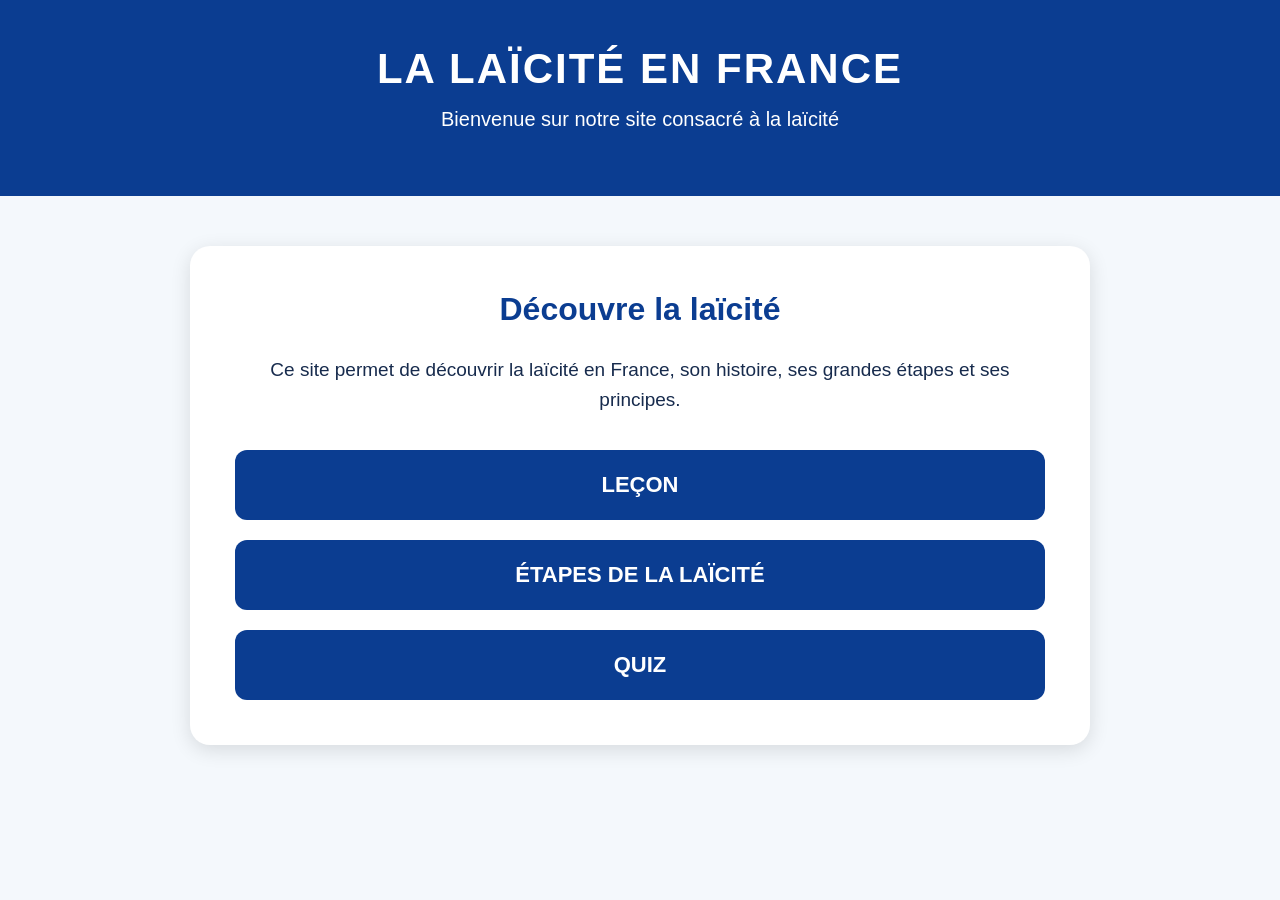
<file: index.html>
<!DOCTYPE html>
<html lang="fr">
<head>
    <meta charset="UTF-8">
    <meta name="viewport" content="width=device-width, initial-scale=1.0">

    <title>La laïcité en France</title>

    <link rel="stylesheet" href="css/style.css">
</head>

<body>

    <header>
        <h1>LA LAÏCITÉ EN FRANCE</h1>
        <p>Bienvenue sur notre site consacré à la laïcité</p>
    </header>

    <main>

        <section class="accueil">
            <h2>Découvre la laïcité</h2>

            <p>
                Ce site permet de découvrir la laïcité en France,
                son histoire, ses grandes étapes et ses principes.
            </p>

            <div class="boutons">

                <a href="leçon.html" class="bouton">
                    LEÇON
                </a>

                <a href="edl.html" class="bouton">
                    ÉTAPES DE LA LAÏCITÉ
                </a>

                <a href="Quiz.html" class="bouton">
                    QUIZ
                </a>

            </div>
        </section>

    </main>

</body>
</html>
</file>
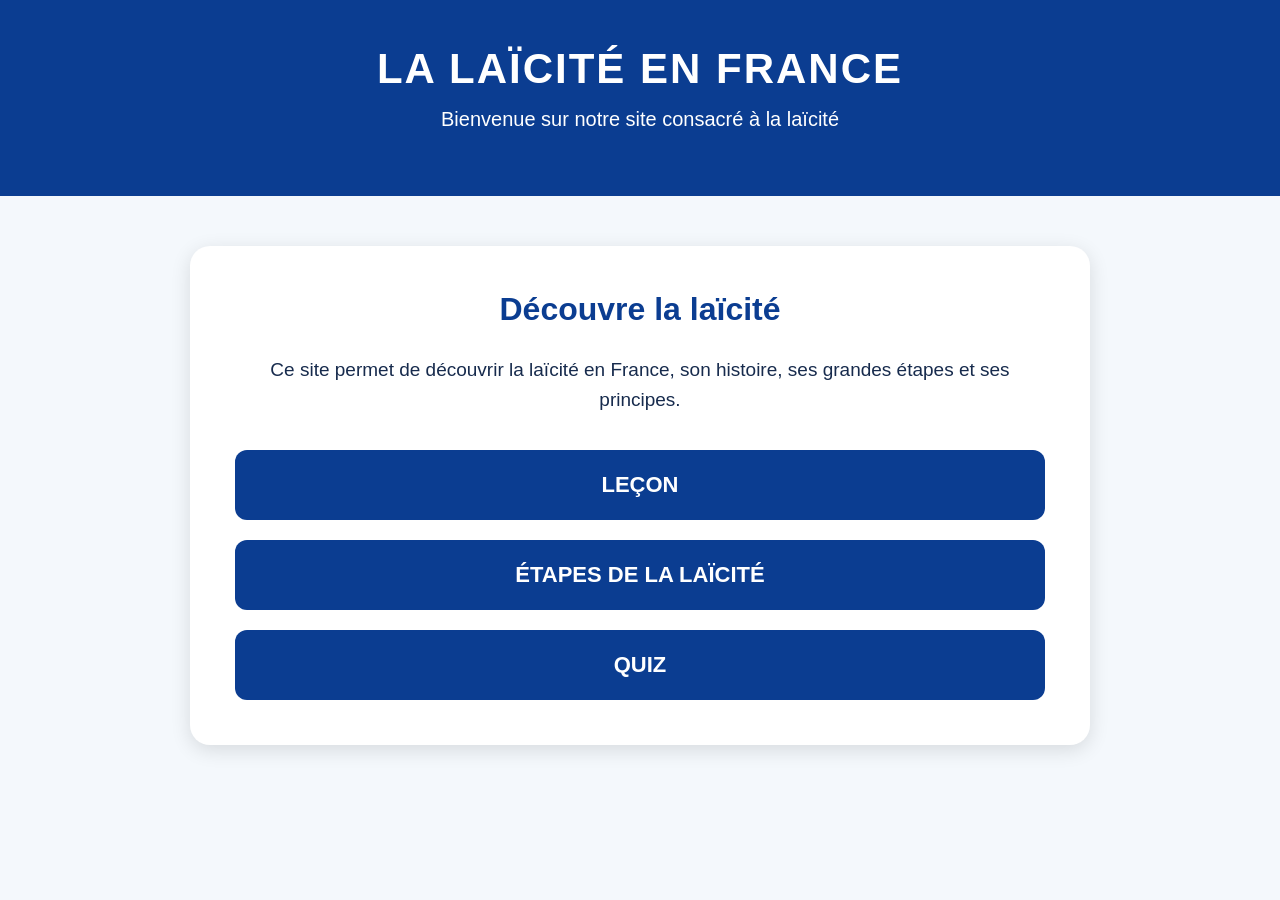
<file: Acceuil.html>
<!DOCTYPE html>
<html lang="fr">
<head>
    <meta charset="UTF-8">
    <meta name="viewport" content="width=device-width, initial-scale=1.0">

    <title>La laïcité en France</title>

    <link rel="stylesheet" href="css/style.css">
</head>

<body>

    <header>
        <h1>LA LAÏCITÉ EN FRANCE</h1>
        <p>Bienvenue sur notre site consacré à la laïcité</p>
    </header>

    <main>

        <section class="accueil">
            <h2>Découvre la laïcité</h2>

            <p>
                Ce site permet de découvrir la laïcité en France,
                son histoire, ses grandes étapes et ses principes.
            </p>

            <div class="boutons">

                <a href="leçon.html" class="bouton">
                    LEÇON
                </a>

                <a href="edl.html" class="bouton">
                    ÉTAPES DE LA LAÏCITÉ
                </a>

                <a href="Quiz.html" class="bouton">
                    QUIZ
                </a>

            </div>
        </section>

    </main>

</body>
</html>
</file>
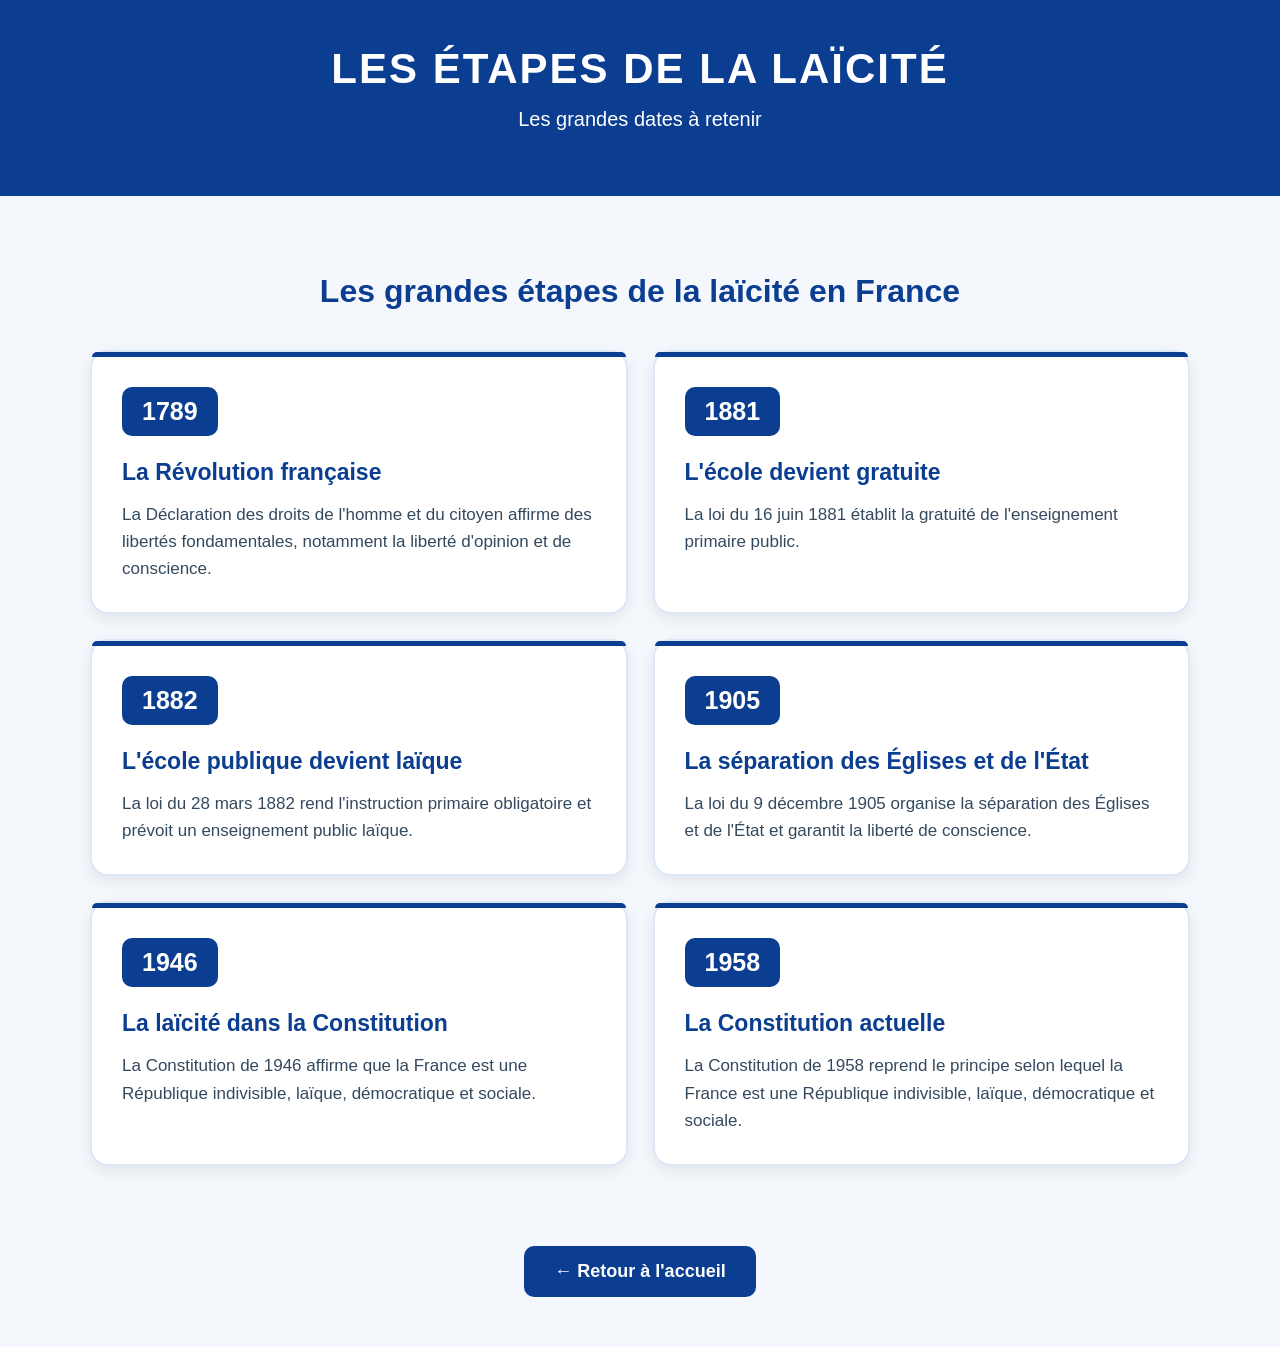
<file: edl.html>
<!DOCTYPE html>
<html lang="fr">

<head>
    <meta charset="UTF-8">
    <meta name="viewport" content="width=device-width, initial-scale=1.0">

    <title>Les étapes de la laïcité</title>

    <link rel="stylesheet" href="css/style.css">
</head>

<body>

    <header>
        <h1>LES ÉTAPES DE LA LAÏCITÉ</h1>
        <p>Les grandes dates à retenir</p>
    </header>


    <main>

        <section class="etapes">

            <h2>Les grandes étapes de la laïcité en France</h2>

            <div class="cartes-etapes">

                <div class="carte-etape">
                    <div class="date">1789</div>
                    <h3>La Révolution française</h3>
                    <p>
                        La Déclaration des droits de l'homme et du citoyen
                        affirme des libertés fondamentales, notamment la
                        liberté d'opinion et de conscience.
                    </p>
                </div>


                <div class="carte-etape">
                    <div class="date">1881</div>
                    <h3>L'école devient gratuite</h3>
                    <p>
                        La loi du 16 juin 1881 établit la gratuité de
                        l'enseignement primaire public.
                    </p>
                </div>


                <div class="carte-etape">
                    <div class="date">1882</div>
                    <h3>L'école publique devient laïque</h3>
                    <p>
                        La loi du 28 mars 1882 rend l'instruction primaire
                        obligatoire et prévoit un enseignement public laïque.
                    </p>
                </div>


                <div class="carte-etape">
                    <div class="date">1905</div>
                    <h3>La séparation des Églises et de l'État</h3>
                    <p>
                        La loi du 9 décembre 1905 organise la séparation
                        des Églises et de l'État et garantit la liberté
                        de conscience.
                    </p>
                </div>


                <div class="carte-etape">
                    <div class="date">1946</div>
                    <h3>La laïcité dans la Constitution</h3>
                    <p>
                        La Constitution de 1946 affirme que la France est
                        une République indivisible, laïque, démocratique
                        et sociale.
                    </p>
                </div>


                <div class="carte-etape">
                    <div class="date">1958</div>
                    <h3>La Constitution actuelle</h3>
                    <p>
                        La Constitution de 1958 reprend le principe selon
                        lequel la France est une République indivisible,
                        laïque, démocratique et sociale.
                    </p>
                </div>

            </div>

        </section>

    </main>


    <div class="retour">
        <a href="index.html">← Retour à l'accueil</a>
    </div>

</body>

</html>
</file>
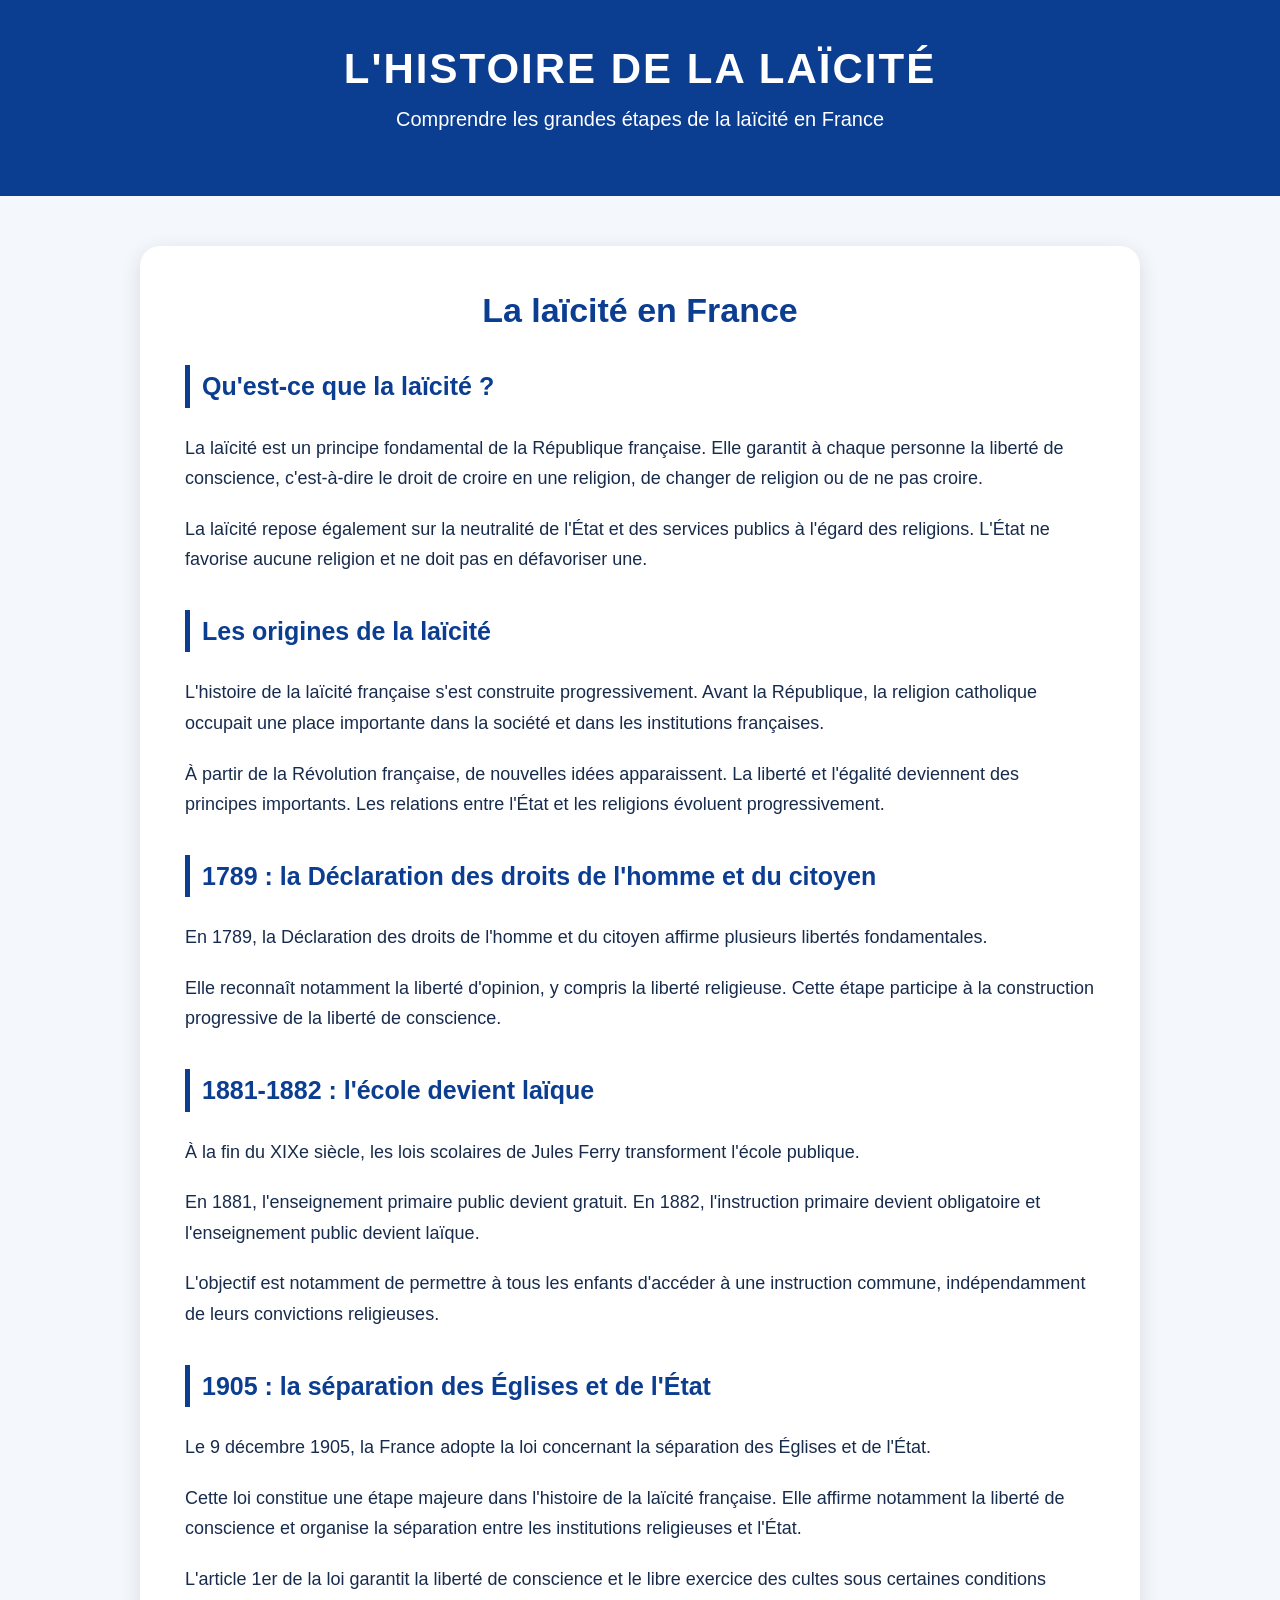
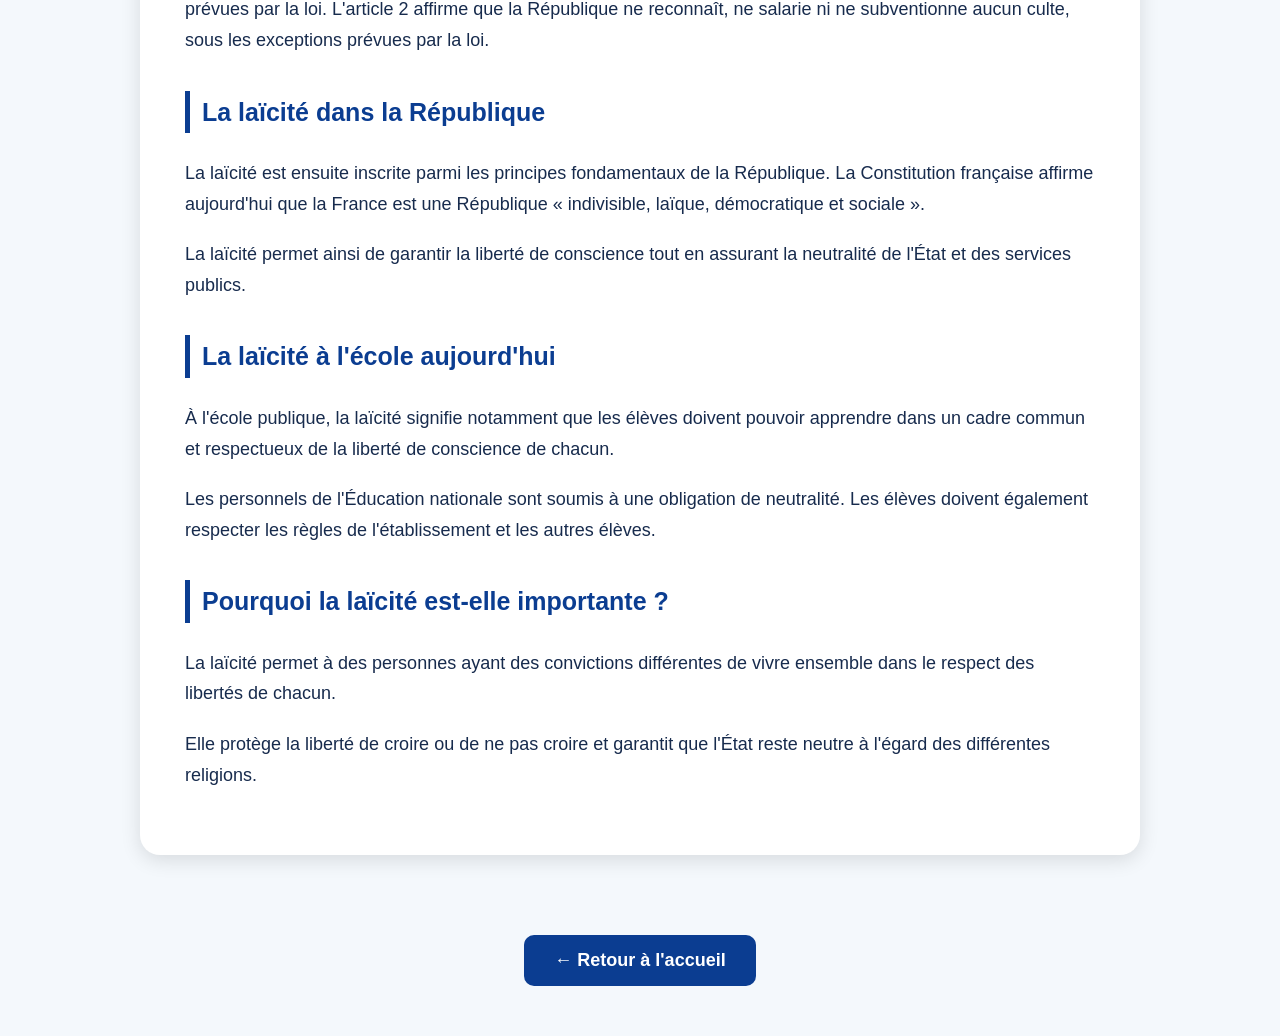
<file: leçon.html>
<!DOCTYPE html>
<html lang="fr">

<head>
    <meta charset="UTF-8">
    <meta name="viewport" content="width=device-width, initial-scale=1.0">

    <title>Histoire de la laïcité</title>

    <link rel="stylesheet" href="css/style.css">
</head>

<body>

    <!-- EN-TÊTE -->
    <header>
        <h1>L'HISTOIRE DE LA LAÏCITÉ</h1>
        <p>Comprendre les grandes étapes de la laïcité en France</p>
    </header>


    <!-- CONTENU PRINCIPAL -->
    <main>

        <section class="lecon">

            <h2>La laïcité en France</h2>

            <div class="contenu-lecon">

                <h3>Qu'est-ce que la laïcité ?</h3>

                <p>
                    La laïcité est un principe fondamental de la République française.
                    Elle garantit à chaque personne la liberté de conscience, c'est-à-dire
                    le droit de croire en une religion, de changer de religion ou de ne pas croire.
                </p>

                <p>
                    La laïcité repose également sur la neutralité de l'État et des services
                    publics à l'égard des religions. L'État ne favorise aucune religion
                    et ne doit pas en défavoriser une.
                </p>


                <h3>Les origines de la laïcité</h3>

                <p>
                    L'histoire de la laïcité française s'est construite progressivement.
                    Avant la République, la religion catholique occupait une place importante
                    dans la société et dans les institutions françaises.
                </p>

                <p>
                    À partir de la Révolution française, de nouvelles idées apparaissent.
                    La liberté et l'égalité deviennent des principes importants.
                    Les relations entre l'État et les religions évoluent progressivement.
                </p>


                <h3>1789 : la Déclaration des droits de l'homme et du citoyen</h3>

                <p>
                    En 1789, la Déclaration des droits de l'homme et du citoyen affirme
                    plusieurs libertés fondamentales.
                </p>

                <p>
                    Elle reconnaît notamment la liberté d'opinion, y compris la liberté
                    religieuse. Cette étape participe à la construction progressive
                    de la liberté de conscience.
                </p>


                <h3>1881-1882 : l'école devient laïque</h3>

                <p>
                    À la fin du XIXe siècle, les lois scolaires de Jules Ferry
                    transforment l'école publique.
                </p>

                <p>
                    En 1881, l'enseignement primaire public devient gratuit.
                    En 1882, l'instruction primaire devient obligatoire et
                    l'enseignement public devient laïque.
                </p>

                <p>
                    L'objectif est notamment de permettre à tous les enfants d'accéder
                    à une instruction commune, indépendamment de leurs convictions
                    religieuses.
                </p>


                <h3>1905 : la séparation des Églises et de l'État</h3>

                <p>
                    Le 9 décembre 1905, la France adopte la loi concernant la séparation
                    des Églises et de l'État.
                </p>

                <p>
                    Cette loi constitue une étape majeure dans l'histoire de la laïcité
                    française. Elle affirme notamment la liberté de conscience et organise
                    la séparation entre les institutions religieuses et l'État.
                </p>

                <p>
                    L'article 1er de la loi garantit la liberté de conscience et le libre
                    exercice des cultes sous certaines conditions prévues par la loi.
                    L'article 2 affirme que la République ne reconnaît, ne salarie
                    ni ne subventionne aucun culte, sous les exceptions prévues par la loi.
                </p>


                <h3>La laïcité dans la République</h3>

                <p>
                    La laïcité est ensuite inscrite parmi les principes fondamentaux
                    de la République. La Constitution française affirme aujourd'hui
                    que la France est une République « indivisible, laïque, démocratique
                    et sociale ».
                </p>

                <p>
                    La laïcité permet ainsi de garantir la liberté de conscience tout
                    en assurant la neutralité de l'État et des services publics.
                </p>


                <h3>La laïcité à l'école aujourd'hui</h3>

                <p>
                    À l'école publique, la laïcité signifie notamment que les élèves
                    doivent pouvoir apprendre dans un cadre commun et respectueux
                    de la liberté de conscience de chacun.
                </p>

                <p>
                    Les personnels de l'Éducation nationale sont soumis à une obligation
                    de neutralité. Les élèves doivent également respecter les règles
                    de l'établissement et les autres élèves.
                </p>


                <h3>Pourquoi la laïcité est-elle importante ?</h3>

                <p>
                    La laïcité permet à des personnes ayant des convictions différentes
                    de vivre ensemble dans le respect des libertés de chacun.
                </p>

                <p>
                    Elle protège la liberté de croire ou de ne pas croire et garantit
                    que l'État reste neutre à l'égard des différentes religions.
                </p>

            </div>

        </section>

    </main>


    <!-- RETOUR À L'ACCUEIL -->
    <div class="retour">
        <a href="index.html">← Retour à l'accueil</a>
    </div>

</body>

</html>
</file>
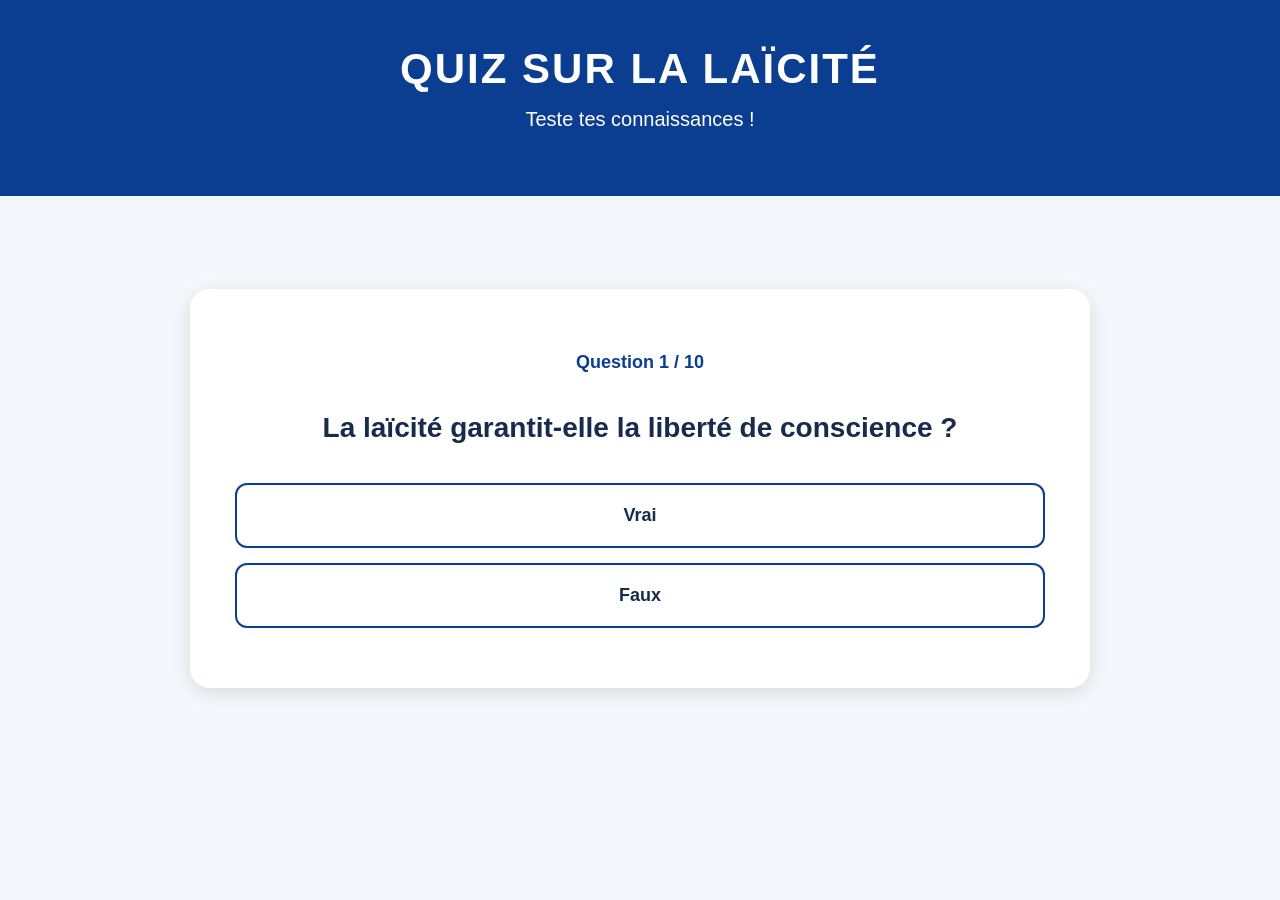
<file: Quiz.html>
<!DOCTYPE html>
<html lang="fr">

<head>
    <meta charset="UTF-8">
    <meta name="viewport" content="width=device-width, initial-scale=1.0">

    <title>Quiz - La laïcité</title>

    <link rel="stylesheet" href="css/style.css">
</head>

<body>

    <header>
        <h1>QUIZ SUR LA LAÏCITÉ</h1>
        <p>Teste tes connaissances !</p>
    </header>


    <main>

        <section class="quiz">

            <div id="quiz-container">

                <p id="numero-question">Question 1 / 10</p>

                <h2 id="question"></h2>


                <div id="reponses"></div>


                <!-- BARRE SUIVANT -->

                <div id="zone-suivant">

                    <span id="fleche-suivant">↓</span>

                    <button id="bouton-suivant" onclick="questionSuivante()">
                        SUIVANT →
                    </button>

                </div>

            </div>


            <!-- RÉSULTAT -->

            <div id="resultat" style="display: none;">

                <h2>Quiz terminé !</h2>

                <p class="score" id="score"></p>

                <p id="message-score"></p>

                <a href="index.html" class="bouton">
                    RETOUR À L'ACCUEIL
                </a>

            </div>

        </section>

    </main>


    <script>

        const questions = [

            {
                question: "La laïcité garantit-elle la liberté de conscience ?",
                reponses: ["Vrai", "Faux"],
                bonneReponse: 0
            },

            {
                question: "En quelle année la loi de séparation des Églises et de l'État a-t-elle été adoptée ?",
                reponses: ["1789", "1905", "1958"],
                bonneReponse: 1
            },

            {
                question: "La France est-elle une République laïque ?",
                reponses: ["Vrai", "Faux"],
                bonneReponse: 0
            },

            {
                question: "En quelle année l'enseignement primaire public devient-il gratuit ?",
                reponses: ["1881", "1882", "1905"],
                bonneReponse: 0
            },

            {
                question: "La laïcité signifie que l'État favorise une religion plutôt qu'une autre.",
                reponses: ["Vrai", "Faux"],
                bonneReponse: 1
            },

            {
                question: "En quelle année l'enseignement public devient-il laïque ?",
                reponses: ["1789", "1882", "1946"],
                bonneReponse: 1
            },

            {
                question: "Quel texte affirme que la France est une République « indivisible, laïque, démocratique et sociale » ?",
                reponses: [
                    "La Constitution",
                    "Le Code civil",
                    "Le règlement intérieur d'un collège"
                ],
                bonneReponse: 0
            },

            {
                question: "La loi de 1905 concerne principalement :",
                reponses: [
                    "La séparation des Églises et de l'État",
                    "La création de l'école obligatoire",
                    "La création de la République"
                ],
                bonneReponse: 0
            },

            {
                question: "Les personnels de l'Éducation nationale sont soumis à une obligation de neutralité.",
                reponses: ["Vrai", "Faux"],
                bonneReponse: 0
            },

            {
                question: "La laïcité permet notamment :",
                reponses: [
                    "De garantir la liberté de conscience",
                    "D'imposer une religion",
                    "D'interdire toutes les religions"
                ],
                bonneReponse: 0
            }

        ];


        let questionActuelle = 0;
        let score = 0;

        let reponseSelectionnee = null;


        // =========================
        // AFFICHER UNE QUESTION
        // =========================

        function afficherQuestion() {

            const question = questions[questionActuelle];

            document.getElementById("numero-question").textContent =
                "Question " + (questionActuelle + 1) + " / " + questions.length;

            document.getElementById("question").textContent =
                question.question;


            const zoneReponses = document.getElementById("reponses");

            zoneReponses.innerHTML = "";


            question.reponses.forEach((reponse, index) => {

                const bouton = document.createElement("button");

                bouton.classList.add("reponse");

                bouton.textContent = reponse;

                bouton.onclick = function () {
                    selectionnerReponse(index);
                };

                zoneReponses.appendChild(bouton);

            });


            reponseSelectionnee = null;

            // Le bouton suivant est caché au début
            document.getElementById("zone-suivant").style.display = "none";
        }


        // =========================
        // SÉLECTIONNER UNE RÉPONSE
        // =========================

        function selectionnerReponse(index) {

            reponseSelectionnee = index;


            const boutons = document.querySelectorAll(".reponse");


            boutons.forEach((bouton, i) => {

                bouton.classList.remove("selectionnee");

                if (i === index) {
                    bouton.classList.add("selectionnee");
                }

            });


            // Dès qu'une réponse est choisie,
            // le bouton SUIVANT apparaît

            document.getElementById("zone-suivant").style.display = "block";

        }


        // =========================
        // QUESTION SUIVANTE
        // =========================

        function questionSuivante() {

            // On compte la réponse seulement
            // au moment où on passe à la suite

            const question = questions[questionActuelle];

            if (reponseSelectionnee === question.bonneReponse) {
                score++;
            }


            questionActuelle++;


            if (questionActuelle < questions.length) {

                afficherQuestion();

            } else {

                afficherResultat();

            }

        }


        // =========================
        // RÉSULTAT
        // =========================

        function afficherResultat() {

            document.getElementById("quiz-container").style.display = "none";

            document.getElementById("resultat").style.display = "block";


            const note = (score / questions.length) * 20;


            document.getElementById("score").textContent =
                note.toFixed(2).replace(".", ",") + " / 20";


            if (note >= 16) {

                document.getElementById("message-score").textContent =
                    "Très bon travail !";

            } else if (note >= 10) {

                document.getElementById("message-score").textContent =
                    "Bien joué !";

            } else {

                document.getElementById("message-score").textContent =
                    "Tu peux encore revoir la leçon !";

            }

        }


        // =========================
        // PREMIÈRE QUESTION
        // =========================

        afficherQuestion();

    </script>

</body>

</html>
</file>
<file: css/style.css>
/* =========================
   STYLE GÉNÉRAL
   ========================= */

* {
    box-sizing: border-box;
}

body {
    margin: 0;
    font-family: Arial, sans-serif;
    background-color: #f4f8fc;
    color: #172b4d;
}


/* =========================
   EN-TÊTE
   ========================= */

header {
    background-color: #0b3d91;
    color: white;
    text-align: center;
    padding: 45px 20px;
}

header h1 {
    margin: 0;
    font-size: 42px;
    letter-spacing: 2px;
}

header p {
    margin-top: 15px;
    font-size: 20px;
}


/* =========================
   CONTENU PRINCIPAL
   ========================= */

main {
    min-height: 65vh;
    display: flex;
    justify-content: center;
    align-items: center;
    padding: 50px 20px;
}

.accueil {
    background-color: white;
    width: 90%;
    max-width: 900px;
    text-align: center;
    padding: 45px;
    border-radius: 20px;
    box-shadow: 0 5px 20px rgba(0, 0, 0, 0.12);
}

.accueil h2 {
    color: #0b3d91;
    font-size: 32px;
    margin-top: 0;
}

.accueil p {
    font-size: 19px;
    line-height: 1.6;
}


/* =========================
   BOUTONS
   ========================= */

.boutons {
    display: flex;
    flex-direction: column;
    gap: 20px;
    margin-top: 35px;
}

.bouton {
    display: block;
    padding: 22px;
    background-color: #0b3d91;
    color: white;
    text-decoration: none;
    font-size: 22px;
    font-weight: bold;
    border-radius: 12px;
    transition: 0.3s;
}

.bouton:hover {
    background-color: #1769d1;
    transform: scale(1.03);
}


/* =========================
   PIED DE PAGE
   ========================= */

footer {
    background-color: #0b3d91;
    color: white;
    text-align: center;
    padding: 18px;
}

footer p {
    margin: 0;
    font-size: 16px;
}


/* =========================
   VERSION TÉLÉPHONE
   ========================= */

@media (max-width: 600px) {

    header h1 {
        font-size: 30px;
    }

    header p {
        font-size: 17px;
    }

    .accueil {
        padding: 30px 20px;
    }

    .accueil h2 {
        font-size: 26px;
    }

    .bouton {
        font-size: 18px;
        padding: 18px;
    }
}/* =========================
   PAGE LEÇON
   ========================= */

.lecon {
    background-color: white;
    width: 90%;
    max-width: 1000px;
    padding: 45px;
    border-radius: 20px;
    box-shadow: 0 5px 20px rgba(0, 0, 0, 0.12);
}

.lecon h2 {
    text-align: center;
    color: #0b3d91;
    font-size: 34px;
    margin-top: 0;
    margin-bottom: 35px;
}

.contenu-lecon {
    font-size: 18px;
    line-height: 1.7;
}

.contenu-lecon h3 {
    color: #0b3d91;
    font-size: 25px;
    margin-top: 35px;
    border-left: 5px solid #0b3d91;
    padding-left: 12px;
}

.contenu-lecon p {
    margin-bottom: 20px;
}

/* =========================
   BOUTON RETOUR
   ========================= */

.retour {
    text-align: center;
    margin: 30px 0 50px;
}

.retour a {
    display: inline-block;
    background-color: #0b3d91;
    color: white;
    text-decoration: none;
    font-size: 18px;
    font-weight: bold;
    padding: 15px 30px;
    border-radius: 10px;
    transition: 0.3s;
}

.retour a:hover {
    background-color: #1769d1;
    transform: scale(1.05);
}


/* =========================
   TÉLÉPHONE
   ========================= */

@media (max-width: 600px) {

    .lecon {
        width: 95%;
        padding: 25px 20px;
    }

    .lecon h2 {
        font-size: 28px;
    }

    .contenu-lecon {
        font-size: 16px;
    }

    .contenu-lecon h3 {
        font-size: 22px;
    }
}/* =========================
   PAGE ÉTAPES DE LA LAÏCITÉ
   ========================= */

.etapes {
    width: 90%;
    max-width: 1100px;
    margin: 0 auto;
}

.etapes h2 {
    text-align: center;
    color: #0b3d91;
    font-size: 32px;
    margin-bottom: 40px;
}


/* =========================
   CARTES
   ========================= */

.cartes-etapes {
    display: grid;
    grid-template-columns: repeat(2, 1fr);
    gap: 25px;
}

.carte-etape {
    position: relative;
    background-color: white;
    padding: 35px 30px 30px;
    border-radius: 18px;
    border: 2px solid #dbe8f7;
    box-shadow: 0 5px 15px rgba(0, 0, 0, 0.08);

    transition: 0.3s;
}

.carte-etape:hover {
    transform: translateY(-7px);
    box-shadow: 0 10px 25px rgba(0, 0, 0, 0.15);
    border-color: #0b3d91;
}


/* =========================
   DATE
   ========================= */

.date {
    display: inline-block;
    background-color: #0b3d91;
    color: white;

    font-size: 25px;
    font-weight: bold;

    padding: 10px 20px;
    border-radius: 10px;

    margin-bottom: 18px;
}


/* =========================
   TITRE DES CARTES
   ========================= */

.carte-etape h3 {
    color: #0b3d91;
    font-size: 23px;
    margin-top: 5px;
    margin-bottom: 15px;
}


/* =========================
   TEXTE DES CARTES
   ========================= */

.carte-etape p {
    color: #34495e;
    font-size: 17px;
    line-height: 1.6;
    margin: 0;
}


/* =========================
   PETITE BARRE BLEUE
   ========================= */

.carte-etape::before {
    content: "";
    position: absolute;

    left: 0;
    top: 0;

    width: 100%;
    height: 5px;

    background-color: #0b3d91;

    border-radius: 18px 18px 0 0;
}


/* =========================
   TÉLÉPHONE
   ========================= */

@media (max-width: 700px) {

    .cartes-etapes {
        grid-template-columns: 1fr;
    }

    .etapes {
        width: 95%;
    }

    .etapes h2 {
        font-size: 27px;
    }

    .carte-etape {
        padding: 30px 22px 25px;
    }

    .carte-etape h3 {
        font-size: 21px;
    }

    .carte-etape p {
        font-size: 16px;
    }
}/* =========================
   RÉPONSES DU QUIZ
   ========================= */

.reponse {
    display: block;
    width: 100%;
    padding: 18px;
    margin: 12px 0;

    background-color: white;
    color: #172b4d;

    border: 2px solid #0b3d91;
    border-radius: 12px;

    font-size: 18px;
    font-weight: bold;

    cursor: pointer;
    transition: 0.2s;
}


/* Quand on passe la souris dessus */

.reponse:hover {
    background-color: #e5effc;
}


/* Réponse choisie */

.reponse.selectionnee {
    background-color: #0b3d91;
    color: white;

    border-color: #06275f;

    transform: scale(1.02);
}


/* Bonne réponse après validation */

.reponse.bonne {
    background-color: #2e9d50;
    color: white;
    border-color: #20753a;
}


/* Mauvaise réponse après validation */

.reponse.fausse {
    background-color: #c93636;
    color: white;
    border-color: #8f2424;
}


/* =========================
   BOUTON VALIDER
   ========================= */

#bouton-valider,
#bouton-suivant {
    display: block;
    margin: 30px auto 0;

    padding: 15px 35px;

    background-color: #0b3d91;
    color: white;

    border: none;
    border-radius: 10px;

    font-size: 18px;
    font-weight: bold;

    cursor: pointer;
}


#bouton-valider:hover,
#bouton-suivant:hover {
    background-color: #1769d1;
    transform: scale(1.05);
}/* =========================
   QUIZ
   ========================= */

.quiz {
    background-color: white;
    width: 90%;
    max-width: 900px;
    margin: 0 auto;
    padding: 45px;
    border-radius: 20px;
    box-shadow: 0 5px 20px rgba(0, 0, 0, 0.12);
}

#numero-question {
    text-align: center;
    color: #0b3d91;
    font-size: 18px;
    font-weight: bold;
}

#question {
    text-align: center;
    color: #172b4d;
    font-size: 28px;
    line-height: 1.4;
    margin: 35px 0;
}


/* =========================
   RÉPONSES
   ========================= */

.reponse {
    display: block;
    width: 100%;

    padding: 20px;
    margin: 15px 0;

    background-color: white;
    color: #172b4d;

    border: 2px solid #0b3d91;
    border-radius: 12px;

    font-size: 18px;
    font-weight: bold;

    cursor: pointer;

    transition: 0.2s;
}


.reponse:hover {
    background-color: #e5effc;
}


/* RÉPONSE SÉLECTIONNÉE */

.reponse.selectionnee {
    background-color: #0b3d91;
    color: white;

    border-color: #06275f;

    transform: scale(1.02);
}


/* =========================
   ZONE SUIVANT
   ========================= */

#zone-suivant {
    display: none;

    margin-top: 40px;
    padding-top: 25px;

    border-top: 3px solid #dbe8f7;

    text-align: center;
}


/* Petite flèche qui indique
   qu'on peut continuer */

#fleche-suivant {
    display: block;

    color: #0b3d91;

    font-size: 30px;
    font-weight: bold;

    animation: descendre 1s infinite;
}


/* Animation de la flèche */

@keyframes descendre {

    0% {
        transform: translateY(0);
    }

    50% {
        transform: translateY(7px);
    }

    100% {
        transform: translateY(0);
    }

}


/* BOUTON SUIVANT */

#bouton-suivant {
    width: 100%;

    padding: 20px;

    background-color: #0b3d91;
    color: white;

    border: none;
    border-radius: 12px;

    font-size: 20px;
    font-weight: bold;

    cursor: pointer;

    transition: 0.2s;
}


#bouton-suivant:hover {
    background-color: #1769d1;
    transform: scale(1.02);
}


/* =========================
   SCORE FINAL
   ========================= */

#resultat {
    text-align: center;
}


#resultat h2 {
    color: #0b3d91;
    font-size: 32px;
}


.score {
    color: #0b3d91;
    font-size: 60px;
    font-weight: bold;
    margin: 30px 0;
}


#message-score {
    font-size: 20px;
    margin-bottom: 35px;
}


/* =========================
   TÉLÉPHONE
   ========================= */

@media (max-width: 600px) {

    .quiz {
        width: 95%;
        padding: 25px 20px;
    }

    #question {
        font-size: 23px;
    }

    .reponse {
        font-size: 16px;
        padding: 17px;
    }

    .score {
        font-size: 45px;
    }

}
</file>
